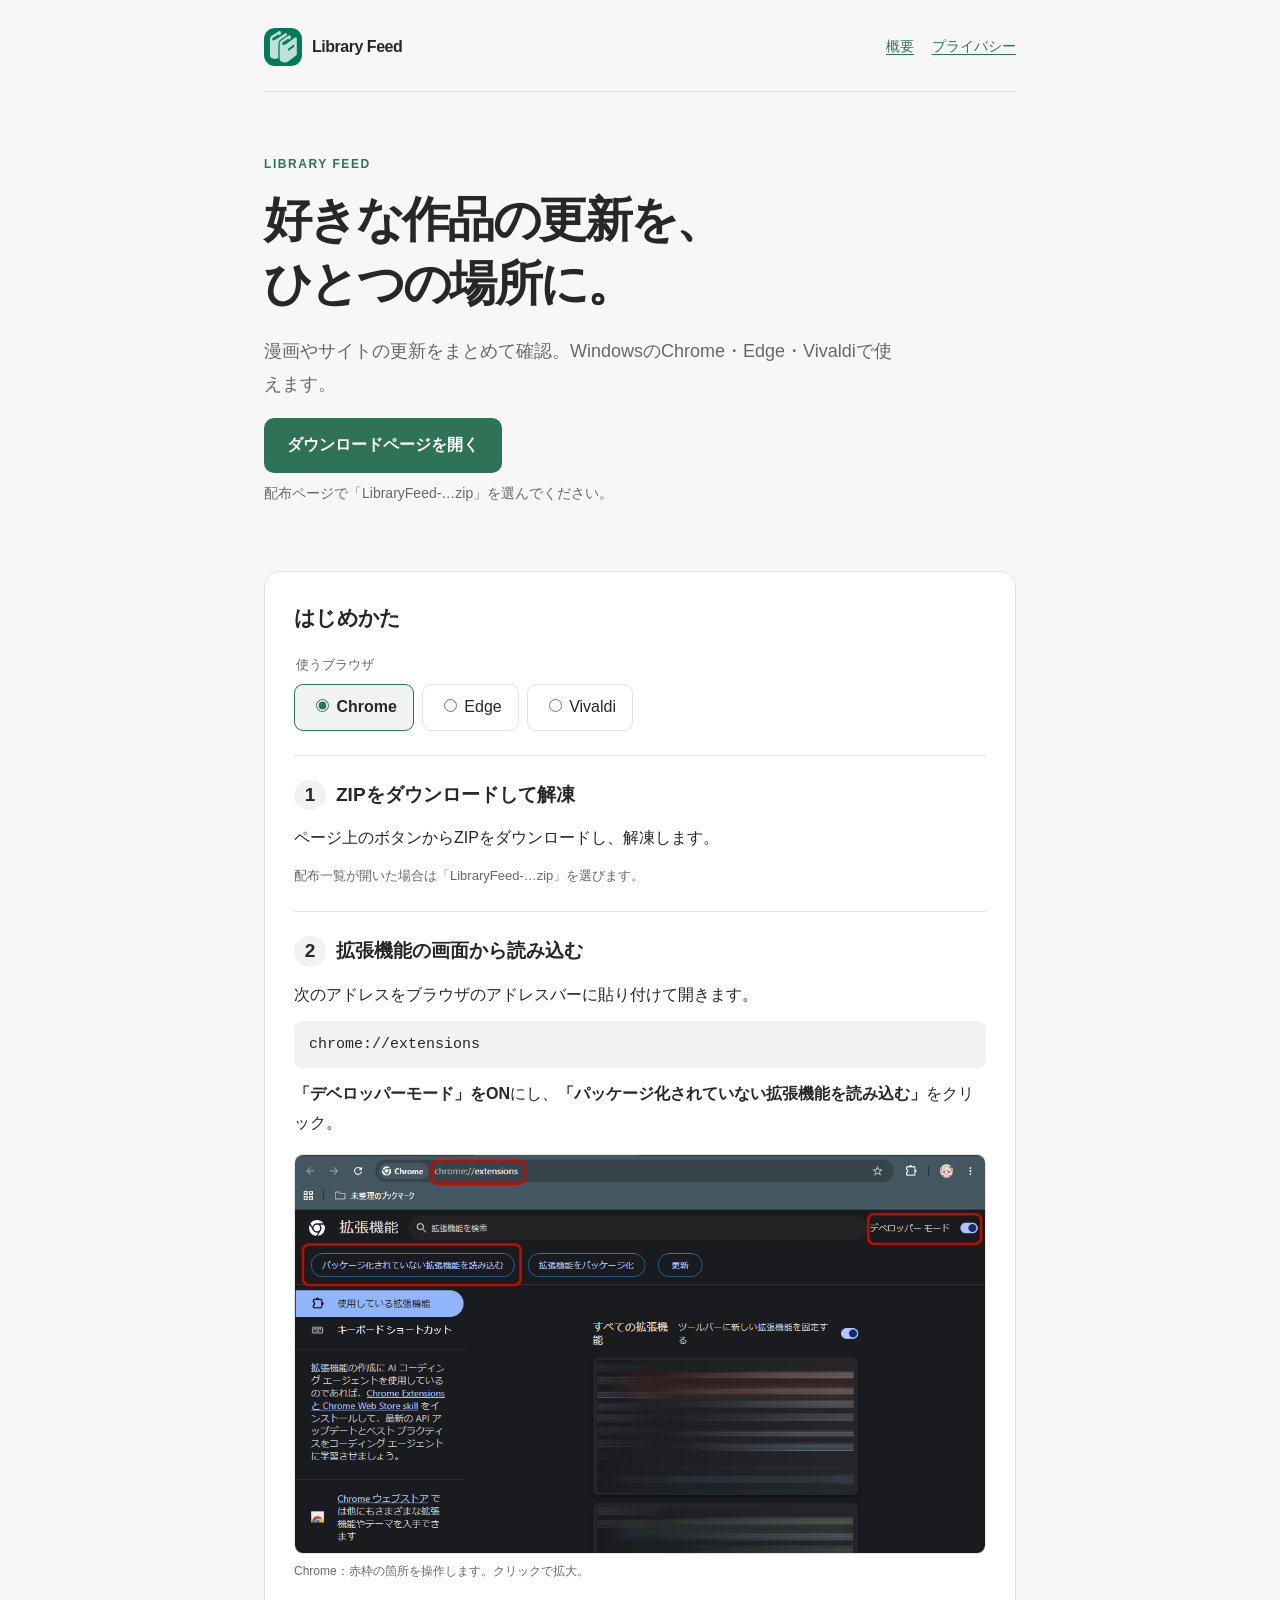
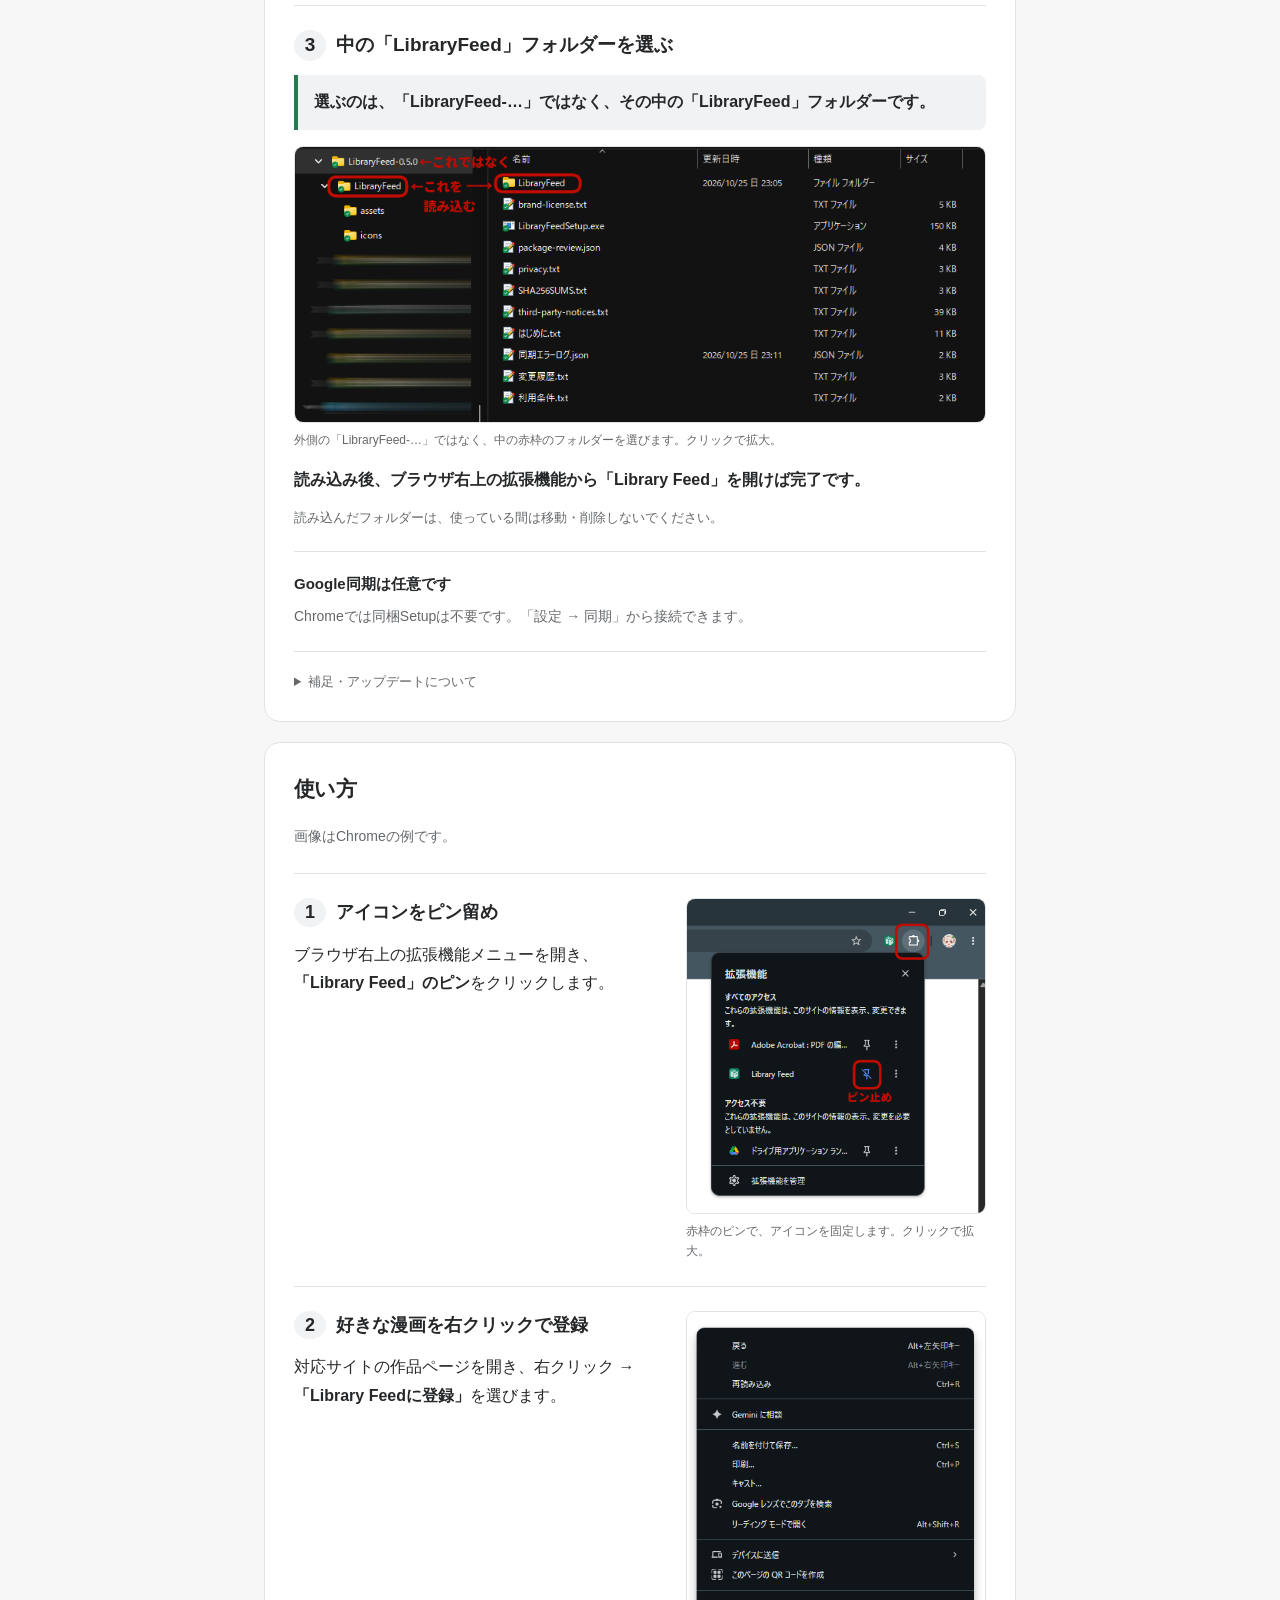
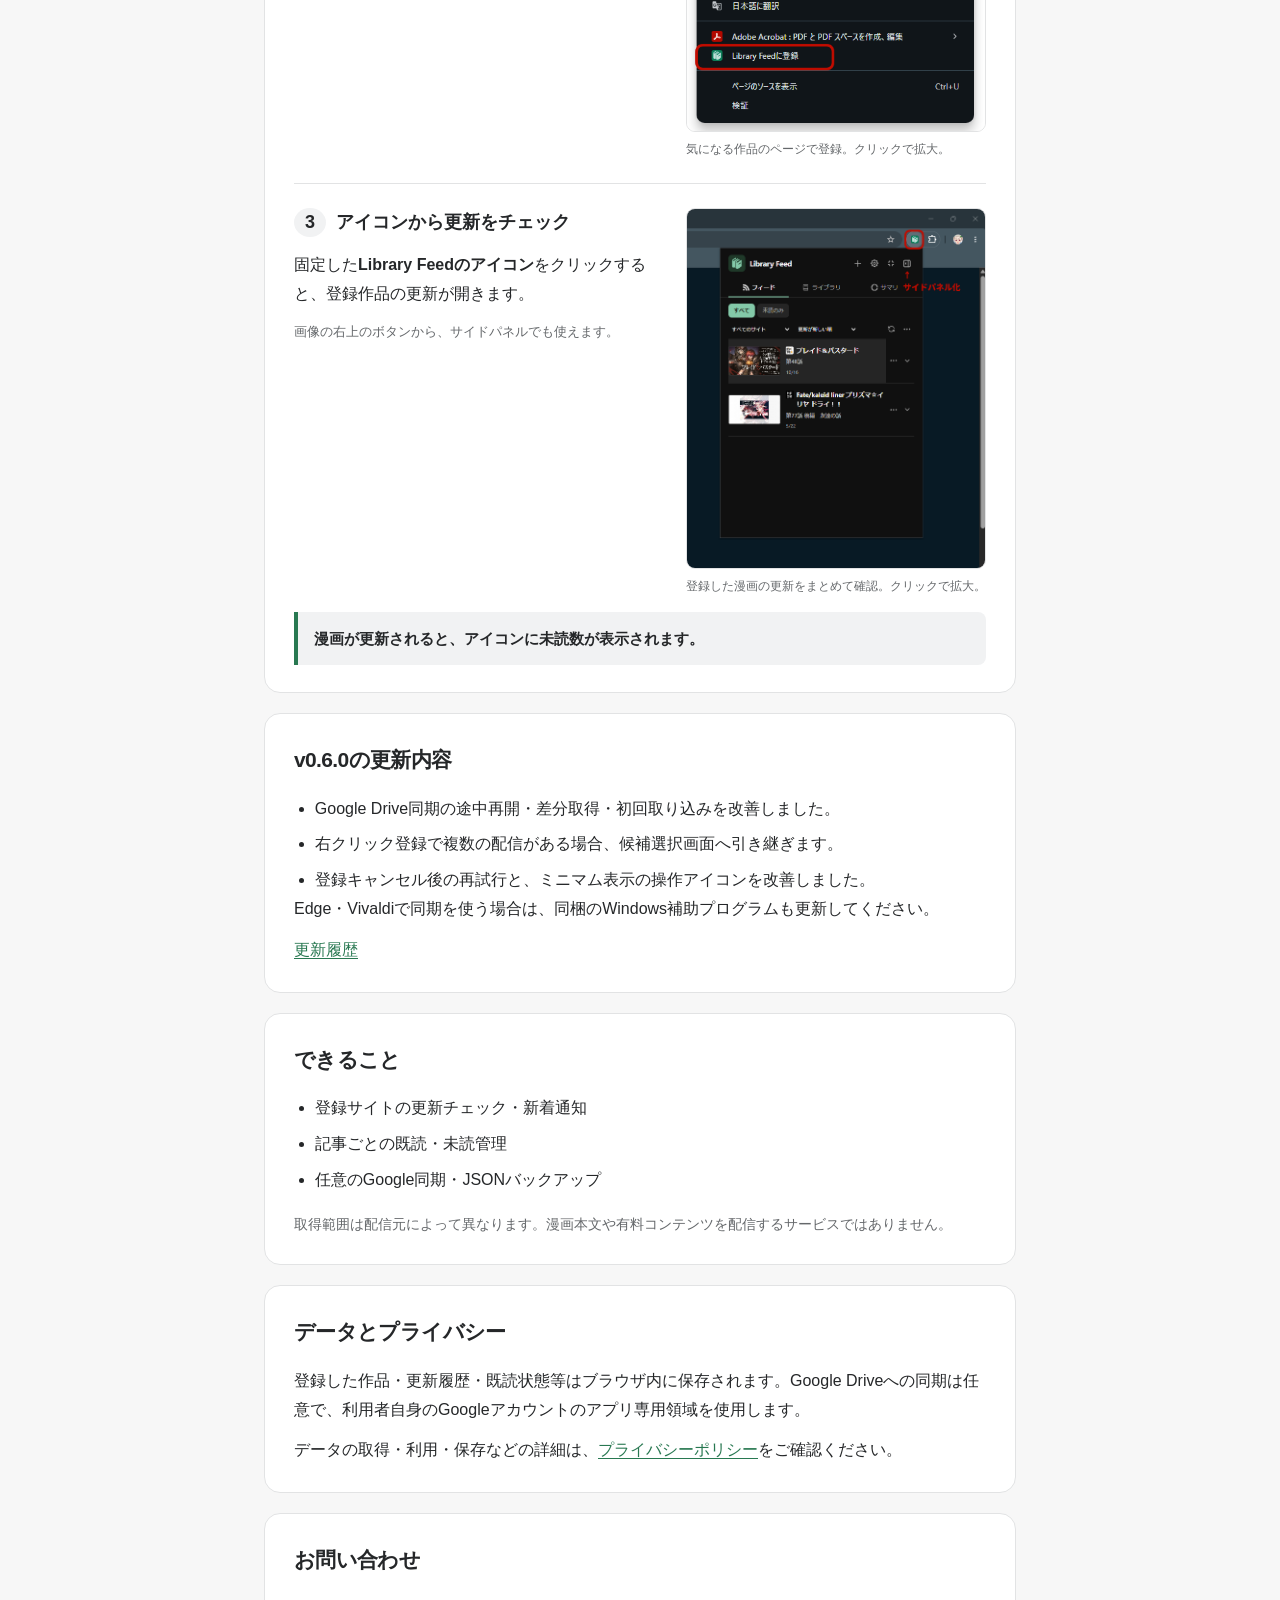
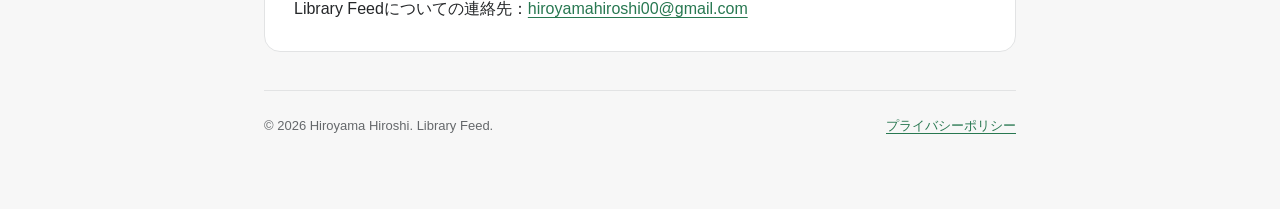
<file: index.html>
<!doctype html>
<html lang="ja">
<head>
  <meta charset="utf-8">
  <meta name="viewport" content="width=device-width, initial-scale=1">
  <meta name="description" content="Library Feedは、漫画サイトやRSS・Atomの更新をまとめて確認するWindows向けブラウザ拡張機能です。">
  <meta name="theme-color" content="#f7f7f7">
  <title>Library Feed — 作品の更新を、ひとつの場所に。</title>
  <style>
    :root{color-scheme:light dark;--accent:#287851;--bg:#f7f7f7;--paper:#fff;--text:#252729;--muted:#65686b;--border:#e2e3e4;--soft:#f1f2f3}
    .download{display:inline-block;background:#2e7358;color:#fff;padding:13px 23px;border-radius:10px;font-weight:800;text-decoration:none;margin:12px 0 8px}.download:hover{background:#245b46}.download:focus-visible{outline:3px solid var(--text);outline-offset:4px}.steps{margin:0;padding-left:1.4em}.steps li+li{margin-top:12px}.browser-pages{display:flex;flex-wrap:wrap;gap:6px 18px;margin:12px 0}.browser-pages code{font-size:14px;overflow-wrap:anywhere}.install-tip{margin-top:16px!important}.hero .lead{margin-bottom:6px}
    *{box-sizing:border-box}body{margin:0;background:var(--bg);color:var(--text);font:16px/1.8 -apple-system,BlinkMacSystemFont,"Segoe UI","Noto Sans JP",sans-serif}a{color:var(--accent);text-underline-offset:3px}a:hover{text-decoration-thickness:2px}.wrap{max-width:800px;margin:auto;padding:28px 24px 72px}header,footer{display:flex;justify-content:space-between;align-items:center;gap:18px}header{padding-bottom:25px;border-bottom:1px solid var(--border)}.brand{display:flex;align-items:center;gap:10px;text-decoration:none;color:var(--text);font-weight:800;letter-spacing:-.03em}.mark{display:grid;place-items:center;width:38px;height:38px;border-radius:11px;background:var(--accent);color:#fff;font-size:22px}nav{display:flex;gap:18px;font-size:14px}.hero{padding:62px 0 45px}.eyebrow{color:var(--accent);font-size:12px;font-weight:800;letter-spacing:.13em;text-transform:uppercase}h1{font-size:clamp(30px,6vw,48px);letter-spacing:-.055em;line-height:1.35;margin:12px 0 18px}h2{font-size:21px;letter-spacing:-.03em;margin:0 0 16px}.lead{font-size:18px;color:var(--muted);max-width:640px}.note{display:inline-block;margin-top:18px;background:var(--soft);border-radius:999px;color:var(--text);font-size:13px;font-weight:700;padding:5px 13px}section{background:var(--paper);border:1px solid var(--border);border-radius:16px;padding:27px 29px;margin:20px 0}p{margin:0 0 12px}p:last-child{margin:0}ul{margin:0;padding-left:1.3em}li+li{margin-top:7px}.small{font-size:14px;color:var(--muted)}footer{border-top:1px solid var(--border);margin-top:38px;padding-top:23px;color:var(--muted);font-size:13px;flex-wrap:wrap}@media(max-width:540px){.wrap{padding:18px 16px 48px}section{padding:22px 19px}.hero{padding:43px 0 27px}nav{gap:12px}}@media(prefers-color-scheme:dark){:root{--bg:#171819;--paper:#222325;--text:#eceeef;--muted:#b0b3b6;--border:#3b3d40;--soft:#2b2d30}a{color:#80c7a2}.note{color:var(--text)}}
  </style>
  <link rel="stylesheet" href="install.css">
</head>
<body>
<div class="wrap">
  <header><a class="brand" href="./"><img class="brand-logo" src="images/brand.png" width="38" height="38" alt=""><span>Library Feed</span></a><nav aria-label="ページ内案内"><a href="#about">概要</a><a href="privacy.html">プライバシー</a></nav></header>
  <main>
    <div class="hero"><div class="eyebrow">Library Feed</div><h1>好きな作品の更新を、<br>ひとつの場所に。</h1><p class="lead">漫画やサイトの更新をまとめて確認。WindowsのChrome・Edge・Vivaldiで使えます。</p><a class="download" id="download" href="https://github.com/Hiroyamahiro/libraryfeed/releases">ダウンロードページを開く</a><p class="small" id="download-status" aria-live="polite">テスト版・無料</p></div>
<section id="install" aria-labelledby="install-title">
  <h2 id="install-title">はじめかた</h2>
  <fieldset id="guide-browser" class="browser-picker"><legend>使うブラウザ</legend>
    <label><input type="radio" name="guide-browser" value="Chrome" checked> Chrome</label>
    <label><input type="radio" name="guide-browser" value="Edge"> Edge</label>
    <label><input type="radio" name="guide-browser" value="Vivaldi"> Vivaldi</label>
  </fieldset>
  <p id="guide-current" class="sr-only" aria-live="polite"></p>
  <noscript><p class="small">お使いのブラウザ名が付いた説明をご覧ください。</p></noscript>
  <ol class="guide-steps">
    <li><h3>ZIPをダウンロードして解凍</h3><p>ページ上のボタンからZIPをダウンロードし、解凍します。</p><p class="small">配布一覧が開いた場合は「LibraryFeed-…zip」を選びます。</p></li>
    <li><h3>拡張機能の画面から読み込む</h3>
      <p>次のアドレスをブラウザのアドレスバーに貼り付けて開きます。</p>
      <div data-browsers="Chrome"><code class="guide-address">chrome://extensions</code><p><strong>「デベロッパーモード」をON</strong>にし、<strong>「パッケージ化されていない拡張機能を読み込む」</strong>をクリック。</p><figure class="guide-figure"><a href="images/install-chrome.png" data-guide-image aria-label="Chromeの操作画面を拡大"><img src="images/install-chrome.png" width="1040" height="600" alt="Chrome：右上のデベロッパーモードと左上の読み込みボタンが赤枠で示されています。" loading="lazy"></a><figcaption>Chrome：赤枠の箇所を操作します。クリックで拡大。</figcaption></figure></div>
      <div data-browsers="Edge"><code class="guide-address">edge://extensions</code><p><strong>「開発者モード」をON</strong>にし、<strong>「展開して読み込み」</strong>をクリック。</p><figure class="guide-figure"><a href="images/install-edge.png" data-guide-image aria-label="Edgeの操作画面を拡大"><img src="images/install-edge.png" width="1221" height="669" alt="Edge：左下の開発者モードと右上の展開して読み込みボタンが赤枠で示されています。" loading="lazy"></a><figcaption>Edge：赤枠の箇所を操作します。クリックで拡大。</figcaption></figure></div>
      <div data-browsers="Vivaldi"><code class="guide-address">vivaldi://extensions</code><p><strong>「デベロッパーモード」をON</strong>にし、<strong>「非パッケージ拡張機能を読み込む」</strong>をクリック。</p><figure class="guide-figure"><a href="images/install-vivaldi.png" data-guide-image aria-label="Vivaldiの操作画面を拡大"><img src="images/install-vivaldi.png" width="1090" height="561" alt="Vivaldi：右上のデベロッパーモードと左上の非パッケージ拡張機能を読み込むボタンが赤枠で示されています。" loading="lazy"></a><figcaption>Vivaldi：赤枠の箇所を操作します。クリックで拡大。</figcaption></figure></div>
    </li>
    <li><h3>中の「LibraryFeed」フォルダーを選ぶ</h3><p class="folder-key"><strong>選ぶのは、「LibraryFeed-…」ではなく、その中の<br class="mobile-break">「LibraryFeed」フォルダーです。</strong></p><figure class="guide-figure"><a href="images/install-folder.png" data-guide-image aria-label="読み込むLibraryFeedフォルダーの画面を拡大"><img src="images/install-folder.png" width="897" height="359" alt="親のLibraryFeed-0.5.0ではなく、その中のLibraryFeedフォルダーを読み込むよう赤枠と矢印で示されています。" loading="lazy"></a><figcaption>外側の「LibraryFeed-…」ではなく、中の赤枠のフォルダーを選びます。クリックで拡大。</figcaption></figure><p><strong>読み込み後、ブラウザ右上の拡張機能から「Library Feed」を開けば完了です。</strong></p><p class="small keep-folder">読み込んだフォルダーは、使っている間は移動・削除しないでください。</p></li>
  </ol>
  <div class="guide-extra"><h3>Google同期は任意です</h3><p class="small" data-browsers="Chrome">Chromeでは同梱Setupは不要です。「設定 → 同期」から接続できます。</p><p class="small" data-browsers="Edge Vivaldi">Edge／Vivaldiで同期する場合だけ、同梱の <strong>LibraryFeedSetup.exe</strong> を実行し、「設定 → 同期」で<strong>「Windows補助プログラム」</strong>を使います。</p></div>
  <details class="guide-extra"><summary>補足・アップデートについて</summary><div class="small"><p>SetupやGoogle画面に警告・エラーが出た場合は、無理に進めず配布元へご連絡ください。会社・学校の管理で導入が禁止されている場合は導入を止めてください。</p><p>更新前にJSONバックアップを保存し、拡張を一時OFFにして、同じフォルダーの製品ファイルを新版へ置き換えて再読み込みします。拡張の「削除」は使いません。</p><p>詳しい手順・同期方法は、ZIP同梱の「はじめに.txt」をご覧ください。</p></div></details>
</section>


    <section id="usage" aria-labelledby="usage-title">
      <h2 id="usage-title">使い方</h2>
      <p class="small">画像はChromeの例です。</p>
      <ol class="guide-steps usage-steps">
        <li><div><h3>アイコンをピン留め</h3><p>ブラウザ右上の拡張機能メニューを開き、<strong>「Library Feed」のピン</strong>をクリックします。</p></div><figure class="guide-figure"><a href="images/usage-pin.png" data-guide-image aria-label="拡張機能のピン留め方法を拡大"><img src="images/usage-pin.png" width="449" height="473" alt="ブラウザ右上の拡張機能メニューと、Library Feedのピン留めボタンを赤枠で示した画面。" loading="lazy"></a><figcaption>赤枠のピンで、アイコンを固定します。クリックで拡大。</figcaption></figure></li>
        <li><div><h3>好きな漫画を右クリックで登録</h3><p>対応サイトの作品ページを開き、右クリック → <strong>「Library Feedに登録」</strong>を選びます。</p></div><figure class="guide-figure"><a href="images/usage-register.png" data-guide-image aria-label="右クリックから作品を登録する方法を拡大"><img src="images/usage-register.png" width="437" height="615" alt="右クリックメニューの「Library Feedに登録」を赤枠で示した画面。" loading="lazy"></a><figcaption>気になる作品のページで登録。クリックで拡大。</figcaption></figure></li>
        <li><div><h3>アイコンから更新をチェック</h3><p>固定した<strong>Library Feedのアイコン</strong>をクリックすると、登録作品の更新が開きます。</p><p class="small">画像の右上のボタンから、サイドパネルでも使えます。</p></div><figure class="guide-figure"><a href="images/usage-popup.png" data-guide-image aria-label="Library Feedのポップアップ画面を拡大"><img src="images/usage-popup.png" width="619" height="744" alt="Library Feedのアイコンをクリックして開いたポップアップ。登録作品の更新一覧とサイドパネルへの切替ボタンが見えます。" loading="lazy"></a><figcaption>登録した漫画の更新をまとめて確認。クリックで拡大。</figcaption></figure></li>
      </ol>
      <p class="folder-key usage-notice"><strong>漫画が更新されると、アイコンに未読数が表示されます。</strong></p>
    </section>

    <section id="updates"><h2>v0.6.0の更新内容</h2><ul><li>Google Drive同期の途中再開・差分取得・初回取り込みを改善しました。</li><li>右クリック登録で複数の配信がある場合、候補選択画面へ引き継ぎます。</li><li>登録キャンセル後の再試行と、ミニマム表示の操作アイコンを改善しました。</li></ul><p>Edge・Vivaldiで同期を使う場合は、同梱のWindows補助プログラムも更新してください。</p><p><a href="https://github.com/Hiroyamahiro/libraryfeed/blob/main/CHANGELOG.md">更新履歴</a></p></section><section id="about"><h2>できること</h2><ul><li>登録サイトの更新チェック・新着通知</li><li>記事ごとの既読・未読管理</li><li>任意のGoogle同期・JSONバックアップ</li></ul><p class="small" style="margin-top:17px">取得範囲は配信元によって異なります。漫画本文や有料コンテンツを配信するサービスではありません。</p></section>
    <section><h2>データとプライバシー</h2><p>登録した作品・更新履歴・既読状態等はブラウザ内に保存されます。Google Driveへの同期は任意で、利用者自身のGoogleアカウントのアプリ専用領域を使用します。</p><p>データの取得・利用・保存などの詳細は、<a href="privacy.html">プライバシーポリシー</a>をご確認ください。</p></section>
    <section><h2>お問い合わせ</h2><p>Library Feedについての連絡先：<a href="mailto:hiroyamahiroshi00@gmail.com">hiroyamahiroshi00@gmail.com</a></p></section>
  </main>
  <footer><span>© 2026 Hiroyama Hiroshi. Library Feed.</span><a href="privacy.html">プライバシーポリシー</a></footer>
</div>
<dialog id="guide-image-viewer" class="image-viewer" aria-label="導入ガイドの画像を拡大"><button type="button" autofocus>閉じる</button><img alt=""><p></p></dialog>
<script src="download.js" defer></script>
<script src="install.js" defer></script>
</body>
</html>
</file>
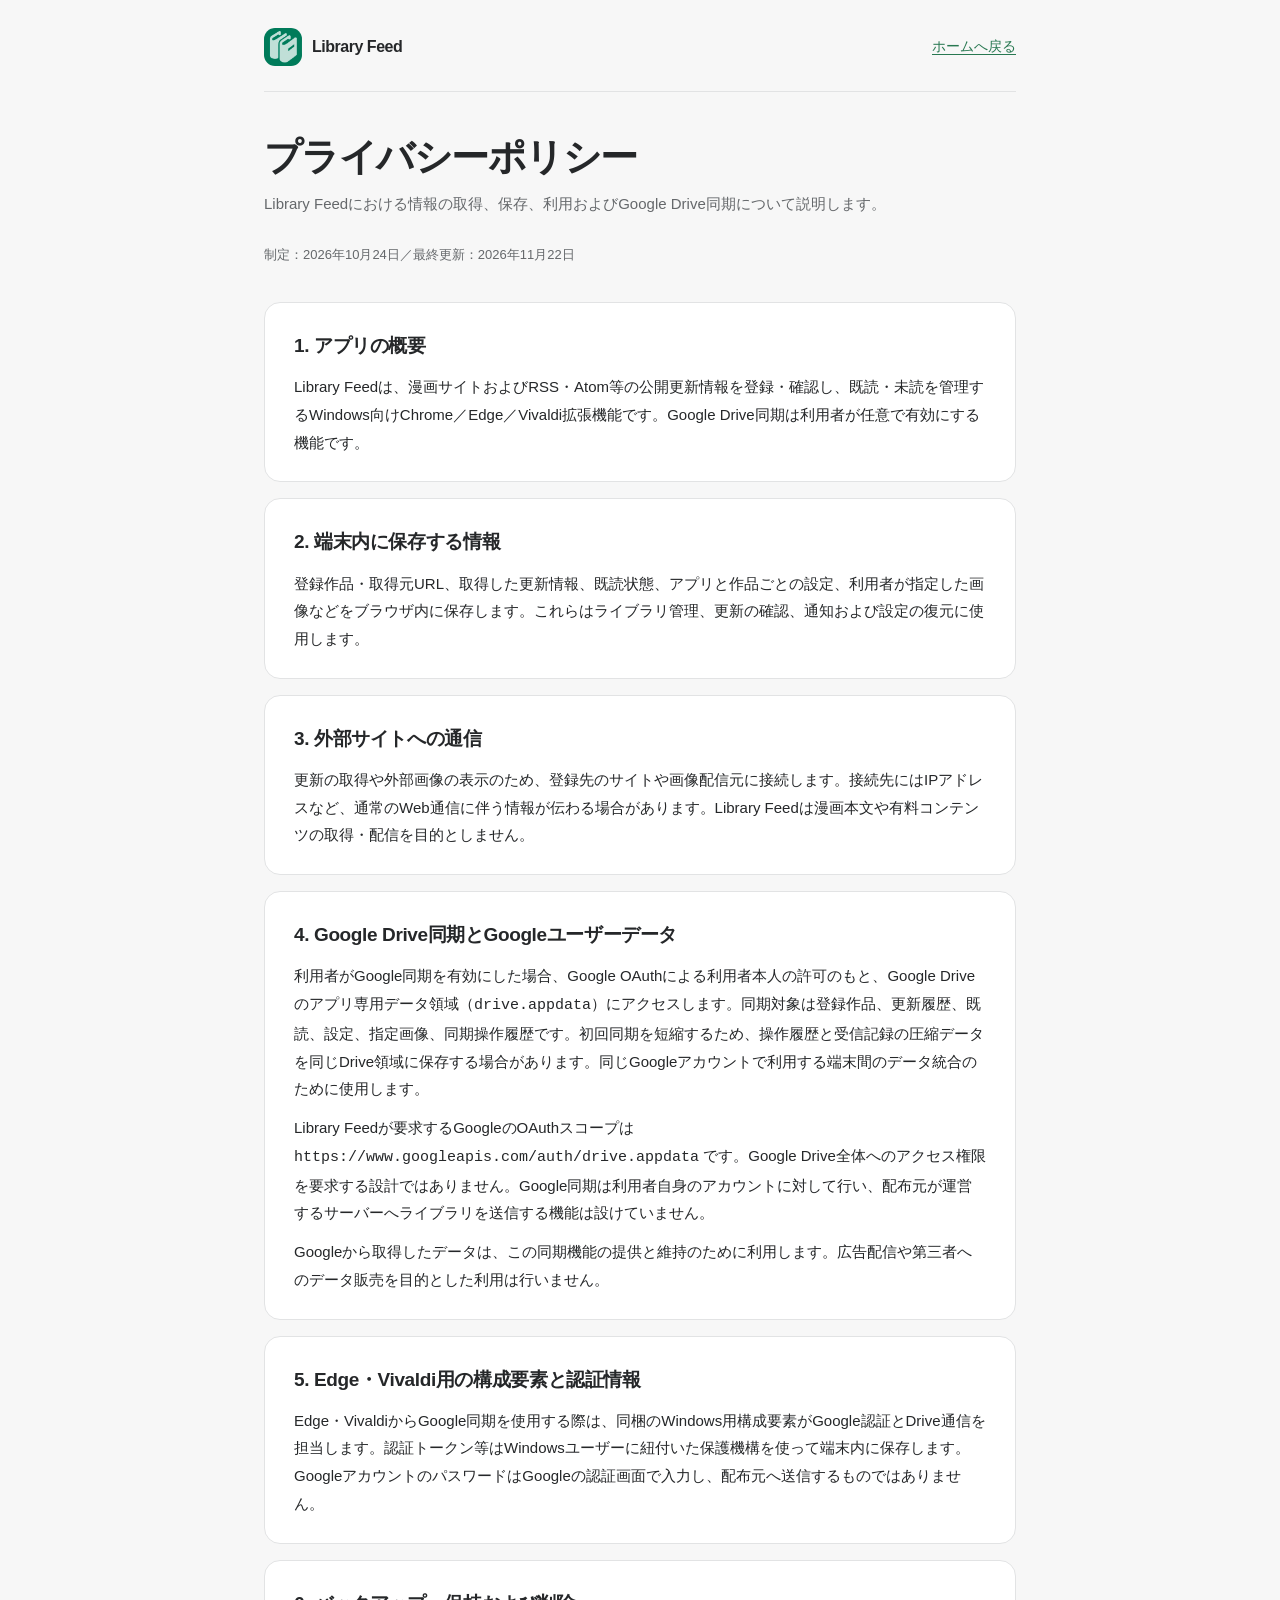
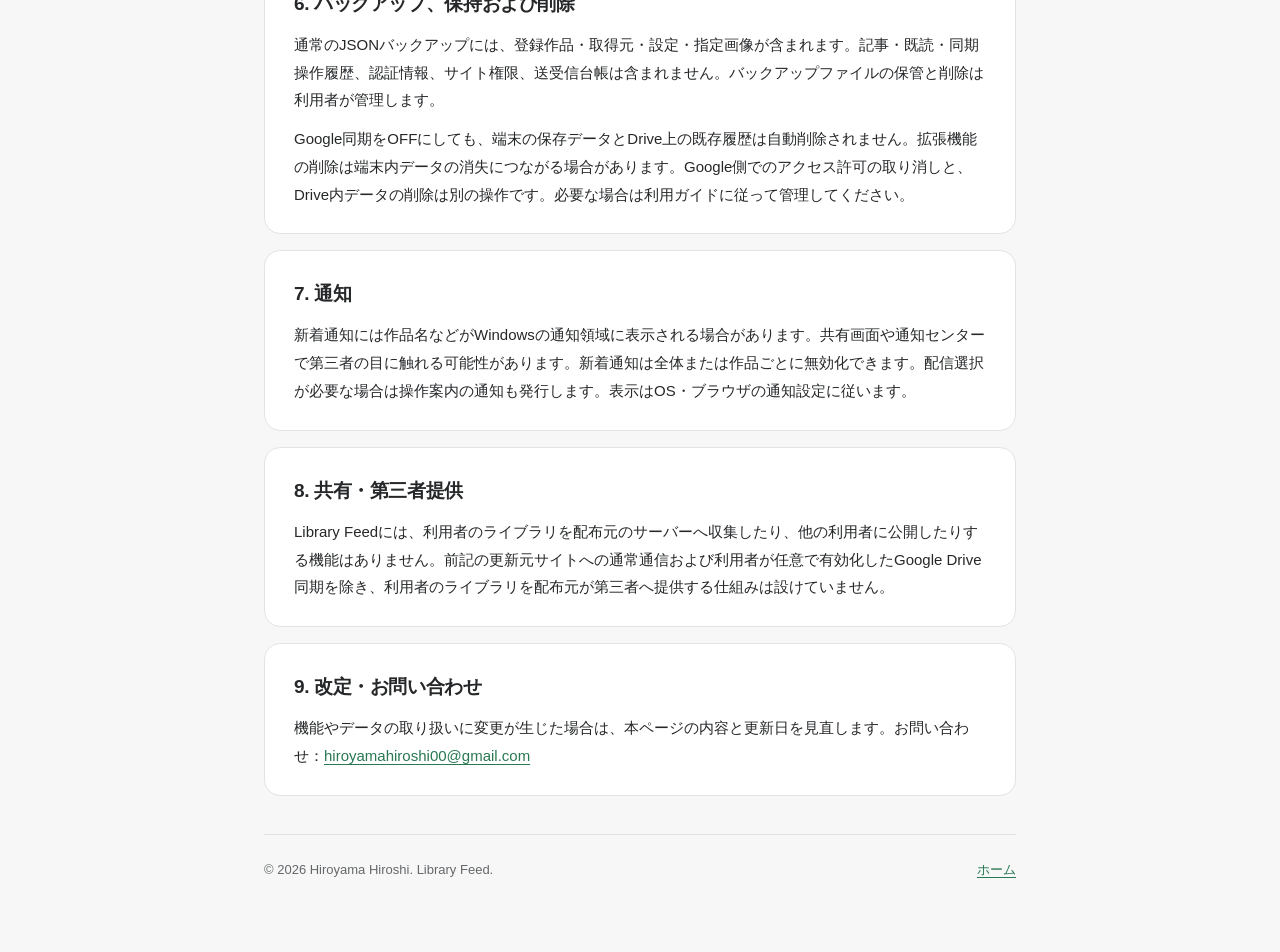
<file: privacy.html>
<!doctype html>
<html lang="ja">
<head>
  <meta charset="utf-8">
  <meta name="viewport" content="width=device-width, initial-scale=1">
  <meta name="description" content="Library Feedのプライバシーポリシー。保存データ、Google Drive同期、外部通信と利用者による管理について。">
  <meta name="theme-color" content="#f7f7f7">
  <title>プライバシーポリシー — Library Feed</title>
  <style>
    :root{color-scheme:light dark;--accent:#287851;--bg:#f7f7f7;--paper:#fff;--text:#252729;--muted:#65686b;--border:#e2e3e4;--soft:#f1f2f3}
    *{box-sizing:border-box}body{margin:0;background:var(--bg);color:var(--text);font:15px/1.85 -apple-system,BlinkMacSystemFont,"Segoe UI","Noto Sans JP",sans-serif}a{color:var(--accent);text-underline-offset:3px}a:hover{text-decoration-thickness:2px}a:focus-visible{outline:2px solid var(--accent);outline-offset:4px}.wrap{max-width:800px;margin:auto;padding:28px 24px 72px}header,footer{display:flex;justify-content:space-between;align-items:center;gap:18px}header{padding-bottom:25px;border-bottom:1px solid var(--border)}.brand{display:flex;align-items:center;gap:10px;text-decoration:none;color:var(--text);font-size:16px;font-weight:800;letter-spacing:-.03em}.brand-logo{display:block;width:38px;height:38px;border-radius:11px}nav{font-size:14px}h1{font-size:clamp(27px,5vw,38px);line-height:1.4;letter-spacing:-.04em;margin:39px 0 6px}h2{font-size:19px;letter-spacing:-.02em;margin:0 0 10px}main{overflow-wrap:anywhere}section{background:var(--paper);border:1px solid var(--border);border-radius:16px;padding:25px 29px;margin:16px 0}p{margin:0 0 11px}p:last-child{margin:0}ul{margin:0;padding-left:1.4em}li+li{margin-top:6px}.intro{color:var(--muted);margin-bottom:25px}.date{font-size:13px;color:var(--muted);margin-bottom:35px}footer{border-top:1px solid var(--border);margin-top:38px;padding-top:23px;color:var(--muted);font-size:13px;flex-wrap:wrap}@media(max-width:540px){.wrap{padding:18px 16px 48px}section{padding:22px 19px}}@media(prefers-color-scheme:dark){:root{--bg:#171819;--paper:#222325;--text:#eceeef;--muted:#b0b3b6;--border:#3b3d40;--soft:#2b2d30}a{color:#80c7a2}}
  </style>
</head>
<body>
<div class="wrap">
<header><a class="brand" href="./"><img class="brand-logo" src="images/brand.png" width="38" height="38" alt=""><span>Library Feed</span></a><nav aria-label="ページ案内"><a href="./">ホームへ戻る</a></nav></header>
<main>
<h1>プライバシーポリシー</h1><p class="intro">Library Feedにおける情報の取得、保存、利用およびGoogle Drive同期について説明します。</p><p class="date">制定：2026年10月24日／最終更新：2026年11月22日</p>
<section><h2>1. アプリの概要</h2><p>Library Feedは、漫画サイトおよびRSS・Atom等の公開更新情報を登録・確認し、既読・未読を管理するWindows向けChrome／Edge／Vivaldi拡張機能です。Google Drive同期は利用者が任意で有効にする機能です。</p></section>
<section><h2>2. 端末内に保存する情報</h2><p>登録作品・取得元URL、取得した更新情報、既読状態、アプリと作品ごとの設定、利用者が指定した画像などをブラウザ内に保存します。これらはライブラリ管理、更新の確認、通知および設定の復元に使用します。</p></section>
<section><h2>3. 外部サイトへの通信</h2><p>更新の取得や外部画像の表示のため、登録先のサイトや画像配信元に接続します。接続先にはIPアドレスなど、通常のWeb通信に伴う情報が伝わる場合があります。Library Feedは漫画本文や有料コンテンツの取得・配信を目的としません。</p></section>
<section><h2>4. Google Drive同期とGoogleユーザーデータ</h2><p>利用者がGoogle同期を有効にした場合、Google OAuthによる利用者本人の許可のもと、Google Driveのアプリ専用データ領域（<code>drive.appdata</code>）にアクセスします。同期対象は登録作品、更新履歴、既読、設定、指定画像、同期操作履歴です。初回同期を短縮するため、操作履歴と受信記録の圧縮データを同じDrive領域に保存する場合があります。同じGoogleアカウントで利用する端末間のデータ統合のために使用します。</p><p>Library Feedが要求するGoogleのOAuthスコープは <code>https://www.googleapis.com/auth/drive.appdata</code> です。Google Drive全体へのアクセス権限を要求する設計ではありません。Google同期は利用者自身のアカウントに対して行い、配布元が運営するサーバーへライブラリを送信する機能は設けていません。</p><p>Googleから取得したデータは、この同期機能の提供と維持のために利用します。広告配信や第三者へのデータ販売を目的とした利用は行いません。</p></section>
<section><h2>5. Edge・Vivaldi用の構成要素と認証情報</h2><p>Edge・VivaldiからGoogle同期を使用する際は、同梱のWindows用構成要素がGoogle認証とDrive通信を担当します。認証トークン等はWindowsユーザーに紐付いた保護機構を使って端末内に保存します。GoogleアカウントのパスワードはGoogleの認証画面で入力し、配布元へ送信するものではありません。</p></section>
<section><h2>6. バックアップ、保持および削除</h2><p>通常のJSONバックアップには、登録作品・取得元・設定・指定画像が含まれます。記事・既読・同期操作履歴、認証情報、サイト権限、送受信台帳は含まれません。バックアップファイルの保管と削除は利用者が管理します。</p><p>Google同期をOFFにしても、端末の保存データとDrive上の既存履歴は自動削除されません。拡張機能の削除は端末内データの消失につながる場合があります。Google側でのアクセス許可の取り消しと、Drive内データの削除は別の操作です。必要な場合は利用ガイドに従って管理してください。</p></section>
<section><h2>7. 通知</h2><p>新着通知には作品名などがWindowsの通知領域に表示される場合があります。共有画面や通知センターで第三者の目に触れる可能性があります。新着通知は全体または作品ごとに無効化できます。配信選択が必要な場合は操作案内の通知も発行します。表示はOS・ブラウザの通知設定に従います。</p></section>
<section><h2>8. 共有・第三者提供</h2><p>Library Feedには、利用者のライブラリを配布元のサーバーへ収集したり、他の利用者に公開したりする機能はありません。前記の更新元サイトへの通常通信および利用者が任意で有効化したGoogle Drive同期を除き、利用者のライブラリを配布元が第三者へ提供する仕組みは設けていません。</p></section>
<section><h2>9. 改定・お問い合わせ</h2><p>機能やデータの取り扱いに変更が生じた場合は、本ページの内容と更新日を見直します。お問い合わせ：<a href="mailto:hiroyamahiroshi00@gmail.com">hiroyamahiroshi00@gmail.com</a></p></section>
</main>
<footer><span>© 2026 Hiroyama Hiroshi. Library Feed.</span><a href="./">ホーム</a></footer>
</div>
</body>
</html>
</file>
<file: install.css>
.brand-logo{display:block;width:38px;height:38px;border-radius:11px}
.browser-picker{display:flex;flex-wrap:wrap;gap:8px;margin:0 0 24px;padding:0;border:0}
.browser-picker legend{font-size:13px;color:var(--muted);margin-bottom:8px}
.browser-picker label{cursor:pointer;border:1px solid var(--border);border-radius:9px;padding:8px 16px;white-space:nowrap}
.browser-picker label:has(input:checked){background:var(--soft);border-color:var(--accent);font-weight:700}
.browser-picker input{accent-color:var(--accent)}
.guide-steps{list-style:none;padding:0;counter-reset:guide}
.guide-steps>li{counter-increment:guide;border-top:1px solid var(--border);padding-top:24px;margin-top:24px}
.guide-steps h3{font-size:19px;margin:0 0 14px;display:flex;align-items:baseline;gap:10px;line-height:1.6}
.guide-steps h3:before{content:counter(guide);background:var(--soft);border-radius:50%;min-width:32px;text-align:center;color:var(--text)}
.guide-steps p{font-size:16px}
.guide-steps .small{font-size:13px;line-height:1.7}
#install code{overflow-wrap:anywhere;font-size:15px}
.guide-address{display:block;padding:10px 15px;background:var(--soft);border-radius:8px;user-select:all;margin:12px 0}
.guide-figure{margin:16px 0}
.guide-figure img{display:block;width:100%;height:auto;border:1px solid var(--border);border-radius:9px;background:#fff}
.guide-figure a{display:block;cursor:zoom-in}
.guide-figure figcaption{font-size:12px;line-height:1.7;color:var(--muted);margin-top:7px}
.folder-key{background:var(--soft);border-left:4px solid var(--accent);border-radius:0 8px 8px 0;padding:13px 16px}
.mobile-break{display:none}
.keep-folder{margin-top:12px!important}
.usage-steps>li{display:grid;grid-template-columns:minmax(0,1fr) minmax(0,300px);gap:22px;align-items:start}
.usage-steps .guide-figure{margin:0}
.usage-steps h3{font-size:18px}
.usage-notice{font-size:15px;margin-top:24px}
@media(max-width:620px){.usage-steps>li{grid-template-columns:1fr;gap:14px}.usage-steps .guide-figure{width:100%;max-width:340px;margin:0 auto}}
.guide-extra{border-top:1px solid var(--border);padding-top:18px;margin-top:22px}
.guide-extra h3{font-size:15px;margin:0 0 7px}
.guide-extra summary{cursor:pointer;font-size:13px;color:var(--muted)}
.guide-extra[open] summary{margin-bottom:12px}
#install [hidden]{display:none!important}
#install a:focus-visible,#install label:focus-within{outline:3px solid var(--accent);outline-offset:4px}
.sr-only{position:absolute;width:1px;height:1px;padding:0;margin:-1px;overflow:hidden;clip-path:inset(50%);white-space:nowrap}
.image-viewer{max-width:96vw;max-height:95vh;padding:16px;border:1px solid var(--border);border-radius:12px;background:var(--paper);color:var(--text)}
.image-viewer::backdrop{background:#000b}
.image-viewer img{display:block;max-width:100%;max-height:75vh;object-fit:contain}
.image-viewer button{display:block;margin:0 0 12px auto;padding:8px 16px;font:inherit;cursor:pointer}
.image-viewer p{font-size:13px;margin-top:10px}
@media(max-width:540px){.browser-picker{gap:6px}.browser-picker label{flex:1;text-align:center;padding:8px 5px;font-size:14px}.guide-steps h3{font-size:17px}.guide-steps>li{padding-top:20px;margin-top:20px}.mobile-break{display:block}}
</file>
